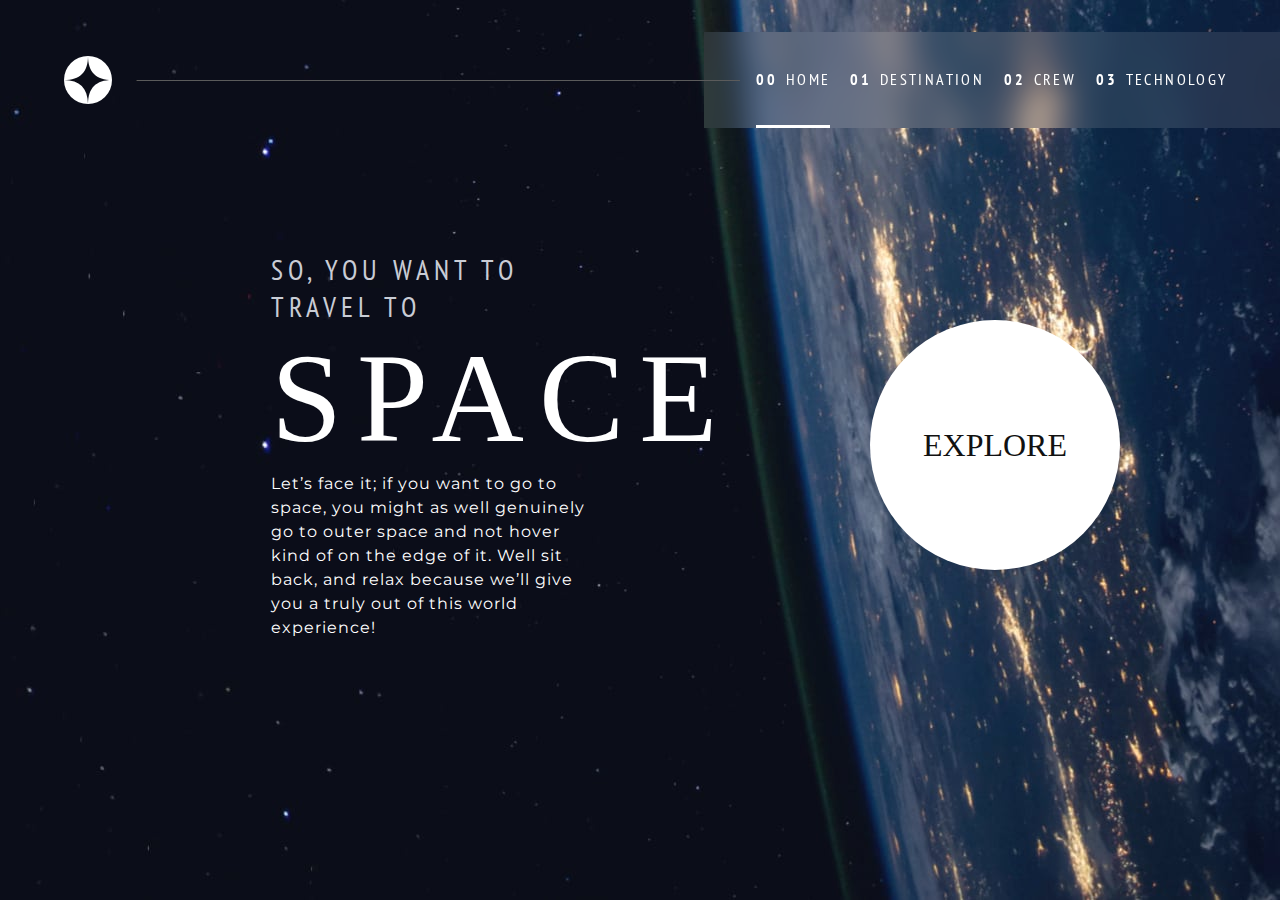
<file: index.html>
<!DOCTYPE html>
<html lang="en" dir="ltr">
  <head>
    <meta charset="utf-8">
    <title>Space tourism</title>
    <link rel="stylesheet" href="css/styles.css">
    <link rel="preconnect" href="https://fonts.googleapis.com">
    <link rel="preconnect" href="https://fonts.gstatic.com" crossorigin>
    <link href="https://fonts.googleapis.com/css2?family=Montserrat&family=PT+Sans+Narrow&display=swap" rel="stylesheet">
  </head>
  <body>

    <div class="header">
      <div class="logo-container">
        <img class="logo" src="images/logo.svg" alt="logo">
      </div>
      <div class="navbar-background">
      </div>
      <hr />
      <nav class="navbar">
        <ul>
          <li class="menu-button button-active"><a href="index.html"><span class="menu-textbold">00</span> HOME</a></li>
          <li class="menu-button"><a href="destination-moon.html"><span class="menu-textbold">01</span> DESTINATION</a></li>
          <li class="menu-button"><a href="#"><span class="menu-textbold">02</span> CREW</a></li>
          <li class="menu-button"><a href="#"><span class="menu-textbold">03</span> TECHNOLOGY</a></li>
        </ul>
      </nav>

    </div>

    <main class="mid-container">

      <div class="mid-text">
        <h2>SO, YOU WANT TO TRAVEL TO</h2>
        <h1>SPACE</h1>
        <p>Let’s face it; if you want to go to space, you might as well genuinely go to
        outer space and not hover kind of on the edge of it. Well sit back, and relax
        because we’ll give you a truly out of this world experience!</p>
      </div>
        <div class="explore">
          <button class="explore-button">EXPLORE</button>
        </div>

    </main>
  </body>
</html>
</file>
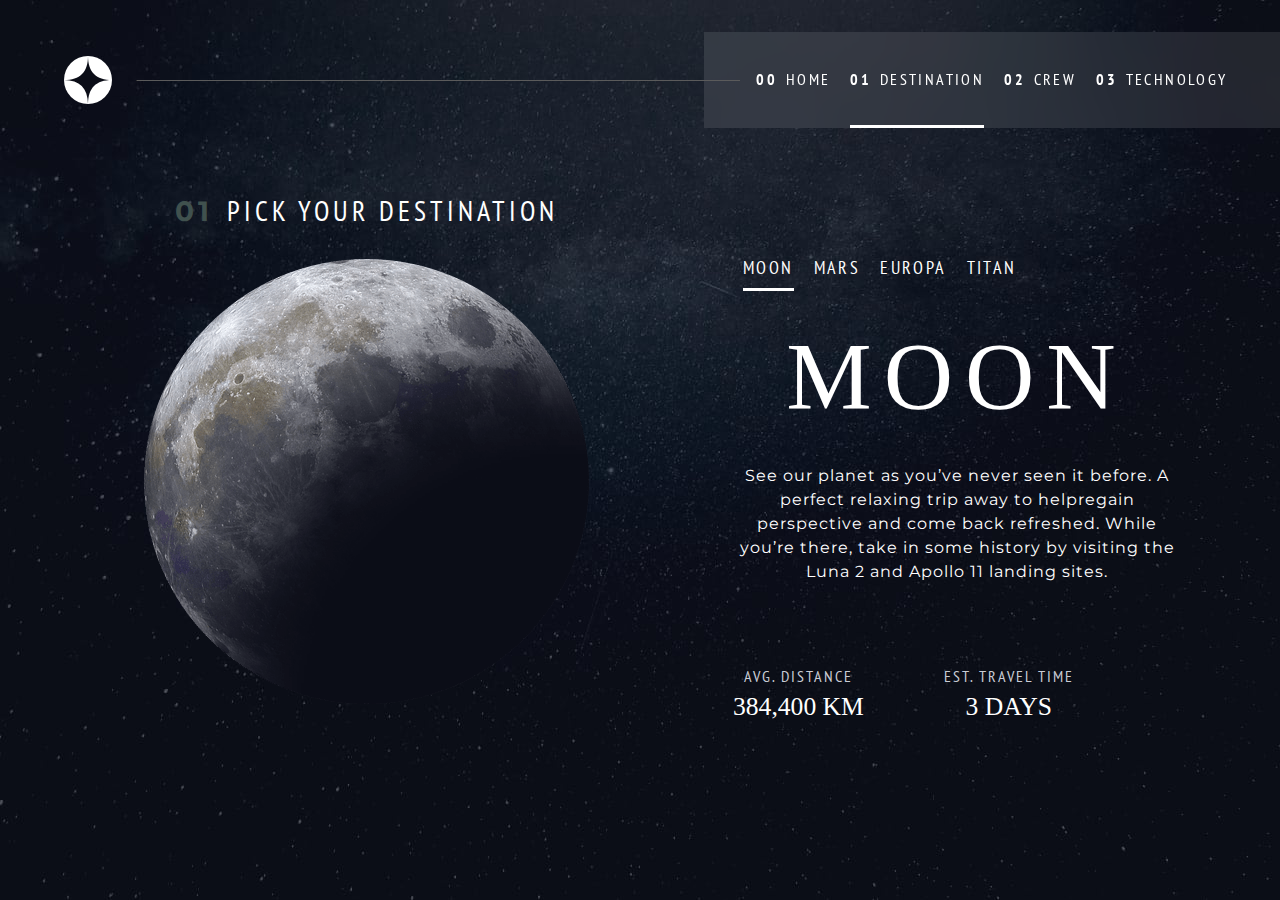
<file: destination-moon.html>
<!DOCTYPE html>
<html lang="en" dir="ltr">
  <head>
    <meta charset="utf-8">
    <title>Space tourism</title>
    <link rel="stylesheet" href="css/styles-destination.css">
    <link rel="preconnect" href="https://fonts.googleapis.com">
    <link rel="preconnect" href="https://fonts.gstatic.com" crossorigin>
    <link href="https://fonts.googleapis.com/css2?family=Montserrat&family=PT+Sans+Narrow&display=swap" rel="stylesheet">
  </head>
  <body>

    <div class="header">
      <div class="logo-container">
        <img class="logo" src="images/logo.svg" alt="logo">
      </div>
      <div class="navbar-background">
      </div>
      <hr class="line-top" />
      <nav class="navbar">
        <ul>
          <li class="menu-button"><a class="menu-link" href="index.html"><span class="menu-textbold">00</span> HOME</a></li>
          <li class="menu-button button-active"><a class="menu-link" href="destination-moon.html"><span class="menu-textbold">01</span> DESTINATION</a></li>
          <li class="menu-button"><a class="menu-link" href="#"><span class="menu-textbold">02</span> CREW</a></li>
          <li class="menu-button"><a class="menu-link" href="#"><span class="menu-textbold">03</span> TECHNOLOGY</a></li>
        </ul>
      </nav>

    </div>

    <main class="mid-container">
      <div class="left-container">
        <h2 class="destination-caption"><span class="planet-number-text">01</span> PICK YOUR DESTINATION</h2>
        <div class="planet-image">
          <img id="planet-image" src="images/image-moon.png" alt="planet-img">
        </div>
      </div>

      <div class="right-container">
        <ul class="planet-menu">
          <li class="planet-button button-active"><a class="planet-link" href="#" onclick="changeMoon()">MOON</a></li>
          <li class="planet-button"><a class="planet-link" href="#" onclick="changeMars()">MARS</a></li>
          <li class="planet-button"><a class="planet-link" href="#" onclick="changeEuropa()">EUROPA</a></li>
          <li class="planet-button"><a class="planet-link" href="#" onclick="changeTitan()">TITAN</a></li>
        </ul>
        <div class="mid-text">
          <h1 id="planet-name">MOON</h1>
          <p id="planet-description">See our planet as you’ve never seen it before. A perfect relaxing trip away to helpregain perspective and come back refreshed. While you’re there, take in some history by visiting the Luna 2 and Apollo 11 landing sites.</p>
          <hr class="line-bottom">
          <div class="planet-data">
            <div class="data-classification">
              <h3>AVG. DISTANCE</h3>
              <h4 id="planet-distance">384,400 KM</h4>
            </div>
            <div class="data-classification">
              <h3>EST. TRAVEL TIME</h3>
              <h4 id="planet-travel">3 DAYS</h4>
            </div>
          </div>
        </div>
      </div>

    </main>
  </body>
  <footer>
    <script src="js/script.js" charset="utf-8"></script>
  </footer>
</html>
</file>
<file: css/styles.css>
body {
  background-image: url("background.jpg");
  background-position: center;
  background-repeat: no-repeat;
  background-size: cover;
  min-height: 100vh;
  font-family: 'Montserrat', sans-serif;
  color: #FFFFFF;
  margin: 0;
}

h1 {
  font-family: 'EUR42', serif;
  font-size: 8rem;
  font-weight: normal;
  letter-spacing: 15px;
  margin: 0 auto;
}

h2 {
  color: #C9CCD5;
  font-family: 'PT Sans Narrow', sans-serif;
  font-size: 1.75rem;
  font-weight: lighter;
  letter-spacing: 5px;
  margin: 0 auto;
}

p {
  margin: 0 auto;
  line-height: 1.5;
  font-size: 1rem;
  letter-spacing: 1px;
}

ul {
  list-style: none;
  margin: 0;
  padding: 0;
}

li {
  float: left;
  margin: 0;
  padding: 0;
}

a {
  text-decoration: none;
  color: white;
  margin: 2.3rem 0;
}

hr {
  border-top: 0;
  width: 47%;
  top: 4.5rem;
  left: 8.5rem;
  display: flex;
  position: fixed;
  border-color: #5B5B5B;
}

.header{
  display: flex;
  padding: 5rem 0;
  align-items: center;
  justify-content: center;
  /*border: 3px solid green;*/
}

.logo-container{
  width: 7rem;
  height: 6rem;
  display: flex;
  position: fixed;
  left: 0;
  align-items: center;
  justify-content: flex-end;
}

.logo{
  position: fixed;
}

.navbar {
  display: flex;
  position: fixed;
  right: 0;
  top: 2rem;
  width: 45%;
  height: 6rem;
  padding: 0;
  margin: 0;
  align-items: center;
  justify-content: space-evenly;
}

.navbar-background {
  display: flex;
  position: fixed;
  right: 0;
  top: 2rem;
  width: 45%;
  height: 6rem;
  margin: 0;
  background: hsl(0 0% 100% / 0.1); /* HSL stands for hue, saturation, and lightness. Po slashu jest opacity */
  backdrop-filter: blur(1rem);
}

.menu-button {
  font-family: 'PT Sans Narrow', sans-serif;
  font-size: 1rem;
  letter-spacing: 0.15rem;
  height: 5.8rem;
  padding: 0;
  margin: 0 0.625rem;
  display: flex;
  flex-direction: row;
  align-content: center;
  justify-content: center;
}

.menu-button:hover {
  border-bottom: solid 3px hsl(0 0% 100% / 0.8);
  opacity: 30;
}

.button-active {
  border-bottom: solid 3px white;
}

.menu-textbold{
  font-weight: bold;
  margin-right: 0.2rem;
}

.mid-container {
  display: grid;
  place-items: center;
  grid-template-columns: auto 150px 150px;
  grid-template-rows: 150px 150px 150px;
  gap: 60px;
  /*border: 3px solid red;*/
  margin: 0;
}

.mid-text {
  width: 37%;
  grid-column: 1;
  grid-row: 2;
  text-align: left;
}

.explore {
  width: auto;
  grid-column: 2;
  grid-row: 2;
}

.explore-button {
  background-color: #FFFFFF;
  border: none;
  color: #111111;
  text-align: center;
  font-family: 'EUR42', serif;
  font-weight: lighter;
  font-size: 2rem;
  height: 15.625rem;
  width: 15.625rem;
  border-radius: 50%;
}

.explore-button:hover {
  box-shadow: 0 0 0 50px rgba(255, 255, 255, 0.1);
  transition: 0.8s;
}

@media only screen and (min-width: 620px) and (max-width: 768px) {
  /* For mobile phones: */

  body{
      background-image: url("background-home-tablet.jpg");
  }

  h1 {
    font-size: 5rem;
    letter-spacing: 6px;
    }

  h2 {
    font-size: 1.3rem;
    letter-spacing: 4px;
    margin: 0 auto;
  }

  hr {
    display: none;
  }

  p {
    font-size: 0.8rem;
    letter-spacing: 0.1rem;
  }

  .header {
    padding: 3rem;
  }

  .logo-container{
    justify-content: center;
    top: 0;
  }

  .navbar {
    width: 70%;
    top: 0;
  }

  .navbar-background {
    width: 70%;
    top: 0;
  }

  .mid-text {
    width: 65%;
    text-align: center;
  }

  .mid-container {
    width: 100%;
    display: flex;
    flex-direction: column;
    align-items: center;
    justify-content: center;
    padding-top: 2rem;
  }

  .menu-textbold {
    display: none;
  }

}

@media only screen and (max-width: 620px) {
  /* For mobile phones: */
  .navbar, .navbar-background {
    width: 100%;
  }

  body{
      background-image: url("background-home-mobile.jpg");
  }

  h1 {
    font-size: 5rem;
    letter-spacing: 6px;
    }

  h2 {
    font-size: 1rem;
    letter-spacing: 4px;
    margin: 0 auto;
  }

  p {
    font-size: 0.8rem;
    letter-spacing: 0.1rem;
  }

  .navbar {
    width: 100%;
  }

  .mid-text {
    width: 80%;
    text-align: center;
  }

  .mid-container {
    width: 100%;
    display: flex;
    flex-direction: column;
    align-items: center;
    justify-content: center;
  }
}
</file>
<file: css/styles-destination.css>
body {
  background-image: url("destination.jpg");
  background-position: center;
  background-repeat: no-repeat;
  background-size: cover;
  min-height: 100vh;
  font-family: 'Montserrat', sans-serif;
  color: #FFFFFF;
  margin: 0;
}

h1 {
  font-family: 'EUR42', serif;
  font-size: 6rem;
  font-weight: normal;
  letter-spacing: 12px;
  margin: 0 auto;
  padding-bottom: 2rem;
}

h2 {
  color: white;
  font-family: 'PT Sans Narrow', sans-serif;
  font-size: 1.75rem;
  font-weight: lighter;
  letter-spacing: 4px;
  margin: 0 auto;
}

h3 {
  color: #C9CCD5;
  font-family: 'PT Sans Narrow', sans-serif;
  font-size: 1rem;
  font-weight: lighter;
  letter-spacing: 2px;
  margin: 0 auto;
}

h4 {
  font-family: 'EUR42', serif;
  font-size: 1.6rem;
  font-weight: normal;
  margin: 0 auto;
}

p {
  margin: 0 auto;
  line-height: 1.5;
  font-size: 1rem;
  letter-spacing: 1px;
}

ul {
  list-style: none;
  margin: 0;
  padding: 0;
}

li {
  float: left;
  margin: 0;
  padding: 0;
}

.line-top {
  border-top: 0;
  width: 47%;
  top: 4.5rem;
  left: 8.5rem;
  display: flex;
  position: fixed;
  border-color: #5B5B5B;
}

.header{
  display: flex;
  padding: 5rem 0;
  align-items: center;
  justify-content: center;
  /*border: 3px solid green;*/
}

.logo-container{
  width: 7rem;
  height: 6rem;
  display: flex;
  position: fixed;
  left: 0;
  align-items: center;
  justify-content: flex-end;
}

.logo{
  position: fixed;
}

.navbar {
  display: flex;
  position: fixed;
  right: 0;
  top: 2rem;
  width: 45%;
  height: 6rem;
  padding: 0;
  margin: 0;
  align-items: center;
  justify-content: space-evenly;
}

.navbar-background {
  display: flex;
  position: fixed;
  right: 0;
  top: 2rem;
  width: 45%;
  height: 6rem;
  margin: 0;
  background: hsl(0 0% 100% / 0.1); /* HSL stands for hue, saturation, and lightness. Po slashu jest opacity */
  backdrop-filter: blur(1rem);
}

.menu-link {
  display: inline-block;
  text-decoration: none;
  color: white;
  margin: 2.3rem 0;
}

.menu-button {
  font-family: 'PT Sans Narrow', sans-serif;
  font-size: 1rem;
  letter-spacing: 0.15rem;
  height: 5.8rem;
  padding: 0;
  margin: 0 0.625rem;
  display: flex;
  flex-direction: row;
  align-content: center;
  justify-content: center;
}

.menu-button:hover {
  border-bottom: solid 3px hsl(0 0% 100% / 0.8);
  opacity: 30;
}

.button-active {
  border-bottom: solid 3px white;
}

.menu-textbold{
  font-weight: bold;
  margin-right: 0.2rem;
}

.mid-container {
  display: flex;
  flex-direction: row;
  /*border: 3px solid red;*/
  margin: 0;
}

.left-container {
  display: flex;
  flex-direction: column;
  row-gap: 30px;
  column-gap: 30px;
  margin-left: 9rem;
  padding-top: 2rem;
  align-content: flex-start;
}

.right-container {
  display: flex;
  flex-direction: column;
  row-gap: 30px;
  column-gap: 30px;
  margin-left: 9rem;
  padding-top: 6rem;
  width: 35%;
}

.planet-menu {
  padding: 0;
}

.planet-button {
  display: flex;
  align-content: flex-start;
  justify-content: flex-start;
  font-family: 'PT Sans Narrow', sans-serif;
  font-size: 1.1rem;
  letter-spacing: 0.15rem;
  height: 2rem;
  margin: 0 0.625rem;
}

.planet-button:hover {
  border-bottom: solid 3px hsl(0 0% 100% / 0.8);
  opacity: 30;
}

.planet-link {
  display: flex;
  text-decoration: none;
  color: white;
  margin: 0;
}

.mid-text {
  text-align: center;
}

.planet-data{
  padding-top: 2rem;
  display: flex;
  flex-direction: row;
  row-gap: 30px;
  column-gap: 5rem;
  align-content: flex-start;
}

.data-classification{
  flex-direction: column;
  text-align: center;
  line-height: 1.5;
}

.line-bottom {
  border: 0;
  padding-top: 2rem;
  width: 100%;
  display: flex;
  position: center;
  border-color: #222831;
}

.planet-number-text {
  color: #40514E;
  font-family: 'Montserrat', sans-serif;
  font-weight: bold;
  margin-right: 0.2rem;
}

@media only screen and (max-width: 768px) {
  /* For mobile phones: */
  body{
      background-image: url("background-destination-mobile.jpg");
  }

  h1 {
    font-size: 3.5rem;
    letter-spacing: 6px;
    }

  h2 {
    font-size: 1rem;
    letter-spacing: 4px;
    margin: 0 auto;
  }

  p {
    font-size: 0.8rem;
  }

  .navbar, .navbar-background{
    width: 100%;
  }

  .left-container {
    width: 80%;
    margin-left: 0;
    padding-top: 0;
    align-items: center;
    justify-content: center;
  }

  .right-container {
    width: 80%;
    margin: 3rem 0;
    padding-top: 0;
    align-items: center;
    justify-content: center;
  }

  #planet-image {
    height: auto;
    width: auto;
    max-width: 250px;
    max-height: 250px;
  }

  .mid-container {
    display: flex;
    flex-direction: column;
    width: 100%;
    align-items: center;
    justify-content: center;
  }

  .planet-button {
    font-size: 1rem;
    height: 2rem;
    margin: 0 1rem;
  }

  .planet-menu {
    display: flex;
    flex-direction: row;
    justify-content: space-evenly;
    padding: 0;
  }

  .planet-data{
    flex-direction: column;
  }
}
</file>
